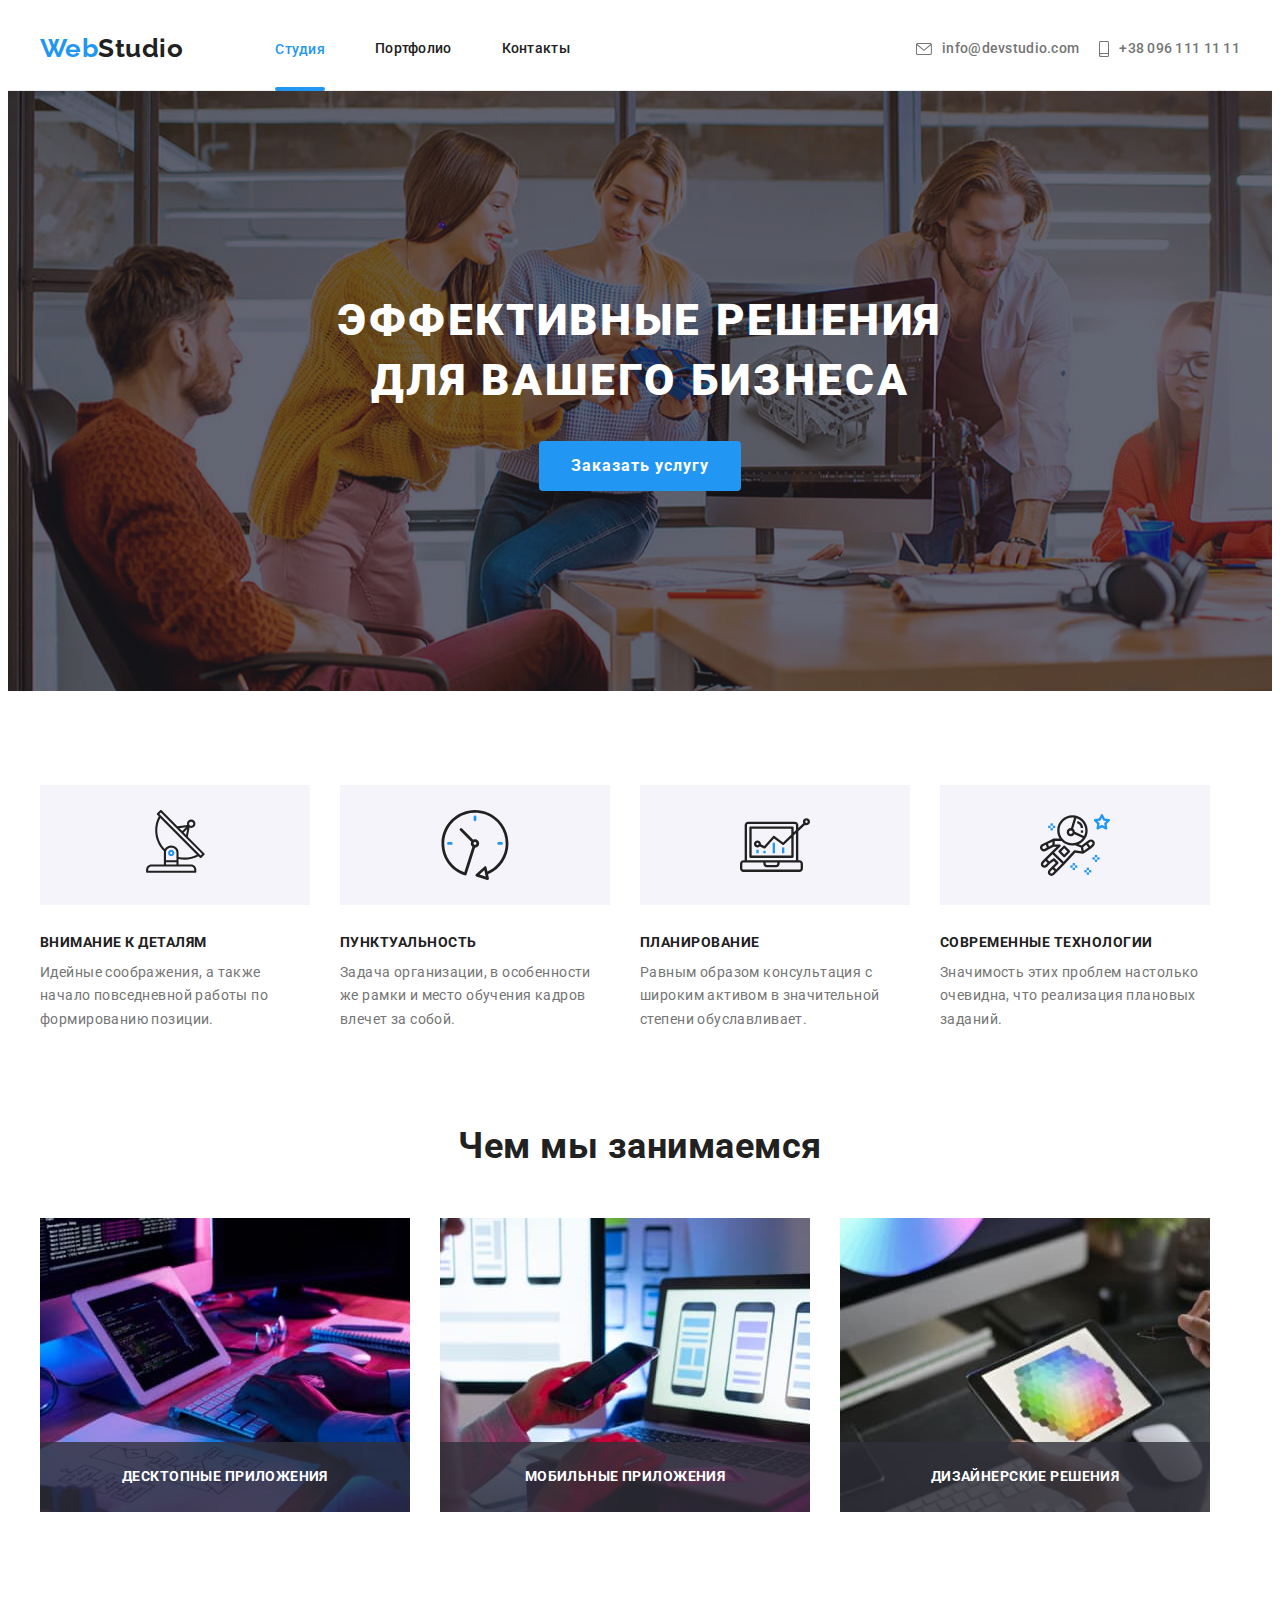
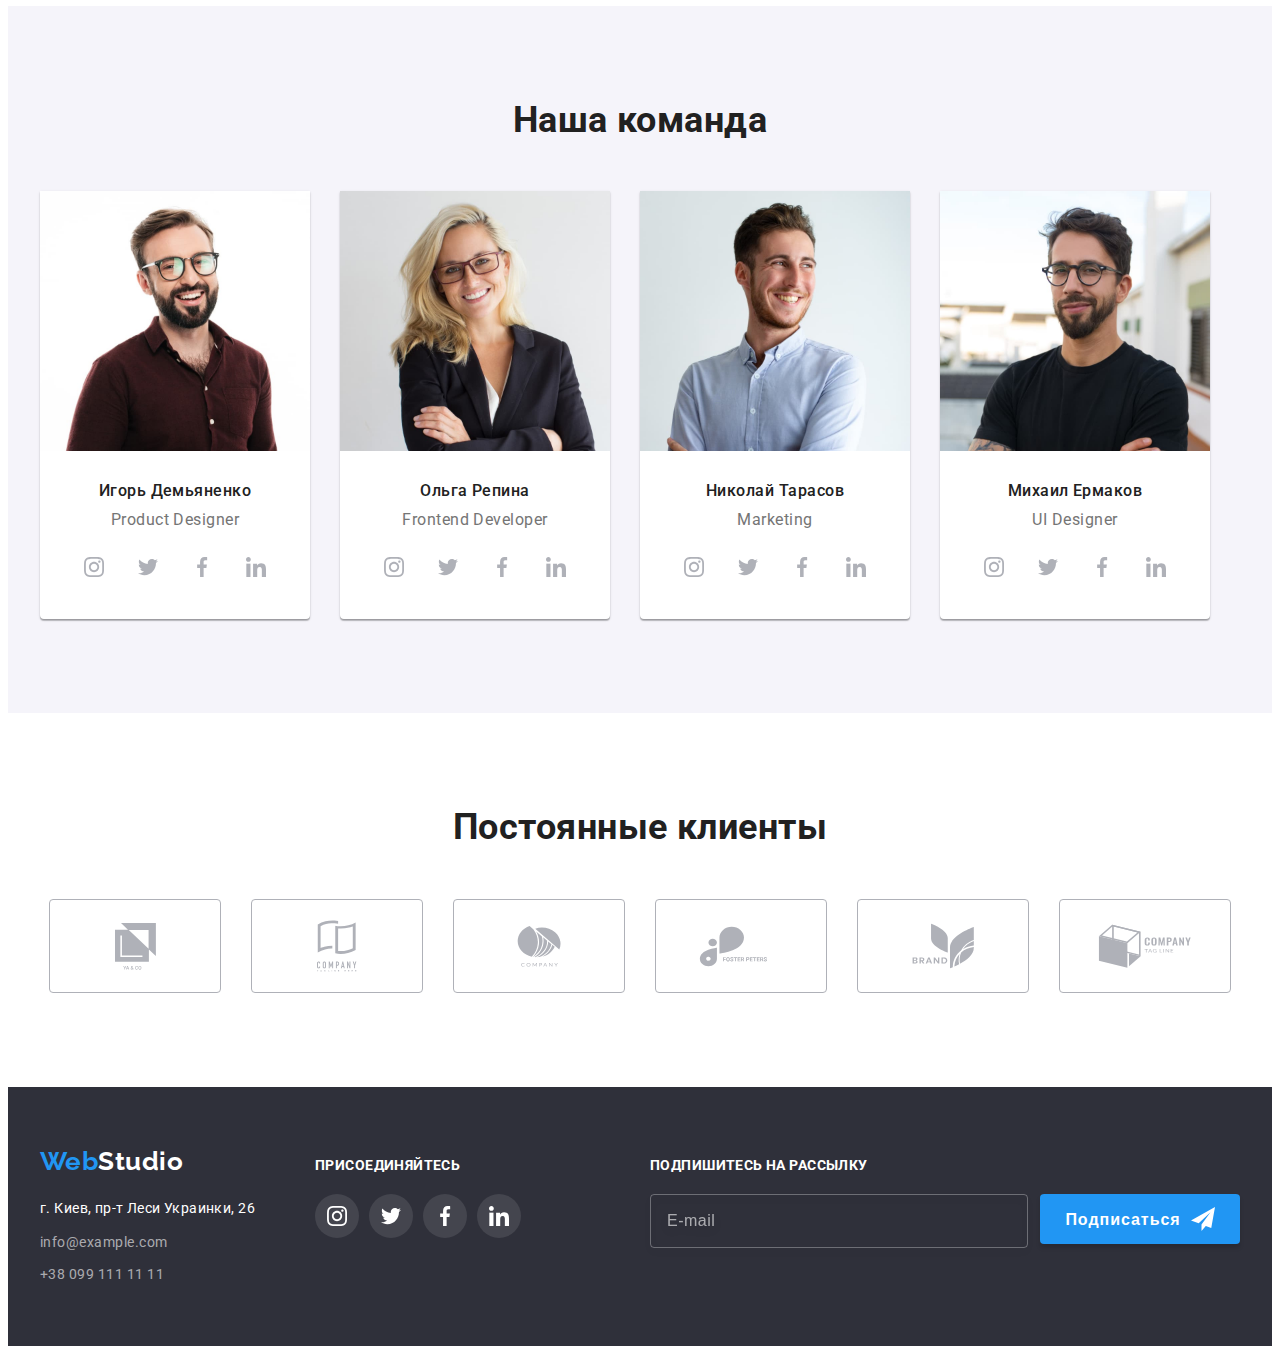
<file: index.html>
<!DOCTYPE html>
<html lang="ru">
  <head>
    <meta charset="UTF-8" />
    <meta http-equiv="X-UA-Compatible" content="IE=edge" />
    <meta name="viewport" content="width=device-width, initial-scale=1.0" />
    <title>Web Studio</title>
    <link rel="preconnect" href="https://fonts.googleapis.com" />
    <link rel="preconnect" href="https://fonts.gstatic.com" crossorigin />
    <link
      href="https://fonts.googleapis.com/css2?family=Raleway:wght@700&family=Roboto:wght@400;500;700;900&display=swap"
      rel="stylesheet"
    />
    <link
      rel="stylesheet"
      href="https://cdnjs.cloudflare.com/ajax/libs/modern-normalize/1.1.0/modern-normalize.min.css"
      integrity="sha512-wpPYUAdjBVSE4KJnH1VR1HeZfpl1ub8YT/NKx4PuQ5NmX2tKuGu6U/JRp5y+Y8XG2tV+wKQpNHVUX03MfMFn9Q=="
      crossorigin="anonymous"
      referrerpolicy="no-referrer"
    />
    <link rel="stylesheet" href="./css/main.min.css" />
  </head>

  <body>
    <header class="header">
      <div class="conteiner header-conteiner">
        <div class="main-nav-logo">
          <div class="mob-header">
            <a class="logo-link logo-main link" href=""
              ><span class="logo-link_color_main">Web</span>Studio</a
            >
            <button type="button" class="button-menu button-menu-open">
              <svg class="menu-icon-open" width="24" height="16">
                <use href="./images/sprite.svg#icon-menu"></use>
              </svg>
            </button>
          </div>
          <nav class="main-nav">
            <ul class="list main-nav-list">
              <li class="main-nav-item">
                <a class="main-nav-link link active" href="./index.html">Студия</a>
              </li>
              <li class="main-nav-item">
                <a class="main-nav-link link" href="./portfolio.html">Портфолио</a>
              </li>
              <li class="main-nav-item"><a class="main-nav-link link" href="">Контакты</a></li>
            </ul>
          </nav>
        </div>
        <ul class="list contacts-list">
          <li class="contacts-item">
            <a class="contacts-link link contacts-link-envelope" href="mailto:info@devstudio.com">
              <svg class="icon-contacts-tab icon-contacts-envelope-tab" width="14" height="10">
                <use href="./images/sprite.svg#envelope"></use>
              </svg>
              <svg class="icon-contacts icon-contacts-envelope" width="16" height="12">
                <use href="./images/sprite.svg#envelope"></use>
              </svg>
              info@devstudio.com
            </a>
          </li>
          <li class="contacts-item">
            <a class="contacts-link contacts-link-tel link" href="tel:+380961111111">
              <svg class="icon-contacts-tab icon-contacts-smartphone-tab" width="10" height="14">
                <use href="./images/sprite.svg#smartphone"></use>
              </svg>
              <svg class="icon-contacts icon-contacts-smartphone" width="10" height="16">
                <use href="./images/sprite.svg#smartphone"></use>
              </svg>
              +38 096 111 11 11
            </a>
          </li>
        </ul>
        <!-- Mob-menu -->
        <div class="mob-menu is-hidden">
          <div>
            <button type="button" class="button-menu button-menu-close">
              <svg class="icon-menu-close" width="19" height="19">
                <use href="./images/sprite.svg#icon-menu-close"></use>
              </svg>
            </button>
            <nav class="main-nav-mob">
              <ul class="list main-nav-mob-list">
                <li class="main-nav-mob-item">
                  <a class="main-nav-mob-link link active" href="./index.html">Студия</a>
                </li>
                <li class="main-nav-mob-item">
                  <a class="main-nav-mob-link link" href="./portfolio.html">Портфолио</a>
                </li>
                <li class="main-nav-mob-item">
                  <a class="main-nav-mob-link link" href="">Контакты</a>
                </li>
              </ul>
            </nav>
          </div>
          <div>
            <ul class="list contacts-mob-list">
              <li class="contacts-mob-item">
                <a class="contacts-mob-link-tel link" href="tel:+380961111111">
                  +38 096 111 11 11
                </a>
              </li>
              <li class="contacts-mob-item contacts-mob-item-mail">
                <a class="contacts-mob-link-mail link" href="mailto:info@devstudio.com">
                  info@devstudio.com
                </a>
              </li>
            </ul>
            <ul class="soc-mob-list list">
              <li class="soc-mob-item">
                <a href="" class="soc-mob-link soc-mob-link-first link">Instagram</a>
              </li>
              <li class="soc-mob-item"><a href="" class="soc-mob-link link">Twitter</a></li>
              <li class="soc-mob-item"><a href="" class="soc-mob-link link">Facebook</a></li>
              <li class="soc-mob-item">
                <a href="" class="soc-mob-link soc-mob-link-last link">LinkedIn</a>
              </li>
            </ul>
          </div>
        </div>
      </div>
    </header>
    <main>
      <section class="hero">
        <div class="conteiner hero-container">
          <h1 class="hero-title">Эффективные решения для вашего бизнеса</h1>
          <button class="hero-button" type="button" data-modal-open>Заказать услугу</button>
        </div>
      </section>

      <!-- START ПО МЕТОДОЛОГИИ BEM -->
      <section class="section">
        <div class="conteiner">
          <h1 class="visually-hidden">Lorem ipsum dolor, sit amet consectetur adipisicing elit.</h1>
          <ul class="icons-list list">
            <li class="icons-list__item">
              <div class="img-box">
                <svg class="img-box__icons" width="70" height="70">
                  <use href="./images/sprite.svg#antenna-1"></use>
                </svg>
              </div>
              <h3 class="subtitle">Внимание к деталям</h3>
              <p class="text">
                Идейные соображения, а также начало повседневной работы по формированию позиции.
              </p>
            </li>
            <li class="icons-list__item">
              <div class="img-box">
                <svg class="img-box__icons" width="70" height="70">
                  <use href="./images/sprite.svg#clock-1"></use>
                </svg>
              </div>
              <h3 class="subtitle">Пунктуальность</h3>
              <p class="text">
                Задача организации, в особенности же рамки и место обучения кадров влечет за собой.
              </p>
            </li>
            <li class="icons-list__item">
              <div class="img-box">
                <svg class="img-box__icons" width="70" height="70">
                  <use href="./images/sprite.svg#diagram-1"></use>
                </svg>
              </div>
              <h3 class="subtitle">Планирование</h3>
              <p class="text">
                Равным образом консультация с широким активом в значительной степени обуславливает.
              </p>
            </li>
            <li class="icons-list__item">
              <div class="img-box">
                <svg class="img-box__icons" width="70" height="70">
                  <use href="./images/sprite.svg#astronaut-1"></use>
                </svg>
              </div>
              <h3 class="subtitle">Современные технологии</h3>
              <p class="text">
                Значимость этих проблем настолько очевидна, что реализация плановых заданий.
              </p>
            </li>
          </ul>
        </div>
      </section>
      <!-- END ПО МЕТОДОЛОГИИ BEM -->

      <section class="section section-intro">
        <div class="conteiner">
          <h2 class="title_margin-b title">Чем мы занимаемся</h2>
          <ul class="list list-intro-img">
            <li class="intro-img-item">
              <img
                srcset="./images/img-1.jpg 1x, ./images/img-1-2x.jpg 2x"
                class="intro-img"
                src="./images/img-1.jpg"
                alt="написание кода"
                width="370"
                height="294"
              />
              <p class="intro-text-overlay">Десктопные приложения</p>
            </li>
            <li class="intro-img-item">
              <img
                srcset="./images/img-2.jpg 1x, ./images/img-2-2x.jpg 2x"
                class="intro-img"
                src="./images/img-2.jpg"
                alt="разработка дизайна"
                width="370"
                height="294"
              />
              <p class="intro-text-overlay">Мобильные приложения</p>
            </li>
            <li class="intro-img-item">
              <img
                srcset="./images/img-3.jpg 1x, ./images/img-3-2x.jpg 2x"
                class="intro-img"
                src="./images/img-3.jpg"
                alt="палитра подбора цветов"
                width="370"
                height="294"
              />
              <p class="intro-text-overlay">Дизайнерские решения</p>
            </li>
          </ul>
        </div>
      </section>

      <!-- START ПО МЕТОДОЛОГИИ BEM -->
      <section class="section section-command">
        <div class="conteiner">
          <h2 class="title title_margin-b">Наша команда</h2>
          <ul class="command-list list">
            <li class="command-list__item">
              <picture>
                <source
                  srcset="./images/img-2-1.jpg 1x, ./images/img-2-1-2x.jpg 2x"
                  media="(min-width: 1200px)"
                />
                <source
                  srcset="./images/img-tab-2-1.jpg 1x, ./images/img-tab-2-1-2x.jpg 2x"
                  media="(min-width: 768px)"
                />
                <source
                  srcset="./images/img-mob-2-1.jpg 1x, ./images/img-mob-2-1-2x.jpg 2x"
                  media="(min-width: 480px)"
                />
                <img
                  srcset="./images/img-2-1.jpg 1x, ./images/img-2-1-2x.jpg 2x"
                  src="./images/img-2-1.jpg"
                  alt="молодой мужчина"
                  width="450"
                />
              </picture>
              <div class="command-name">
                <h3 class="command-name__subtitle">Игорь Демьяненко</h3>
                <p class="command-name__text" lang="en">Product Designer</p>
                <ul class="command-icon-list command-icon-list_gap_10 list">
                  <li>
                    <a href="" class="command-icon-list__link link">
                      <svg class="command-icon-list__icon" width="20" height="20">
                        <use href="./images/sprite.svg#instagram"></use>
                      </svg>
                    </a>
                  </li>
                  <li>
                    <a href="" class="command-icon-list__link link">
                      <svg class="command-icon-list__icon" width="20" height="20">
                        <use href="./images/sprite.svg#twitter"></use>
                      </svg>
                    </a>
                  </li>
                  <li>
                    <a href="" class="command-icon-list__link link">
                      <svg class="command-icon-list__icon" width="20" height="20">
                        <use href="./images/sprite.svg#facebook"></use>
                      </svg>
                    </a>
                  </li>
                  <li>
                    <a href="" class="command-icon-list__link link">
                      <svg class="command-icon-list__icon" width="20" height="20">
                        <use href="./images/sprite.svg#linkedin"></use>
                      </svg>
                    </a>
                  </li>
                </ul>
              </div>
            </li>
            <li class="command-list__item">
              <picture>
                <source
                  srcset="./images/img-2-2.jpg 1x, ./images/img-2-2-2x.jpg 2x"
                  media="(min-width: 1200px)"
                />
                <source
                  srcset="./images/img-tab-2-2.jpg 1x, ./images/img-tab-2-2-2x.jpg 2x"
                  media="(min-width: 768px)"
                />
                <source
                  srcset="./images/img-mob-2-2.jpg 1x, ./images/img-mob-2-2-2x.jpg 2x"
                  media="(min-width: 480px)"
                />
                <img
                  srcset="./images/img-2-2.jpg 1x, ./images/img-2-2-2x.jpg 2x"
                  src="./images/img-2-2.jpg"
                  alt="молодая женщина"
                  width="450"
                />
              </picture>
              <div class="command-name">
                <h3 class="command-name__subtitle">Ольга Репина</h3>
                <p class="command-name__text" lang="en">Frontend Developer</p>
                <ul class="command-icon-list command-icon-list_gap_10 list">
                  <li>
                    <a href="" class="command-icon-list__link link">
                      <svg class="command-icon-list__icon" width="20" height="20">
                        <use href="./images/sprite.svg#instagram"></use>
                      </svg>
                    </a>
                  </li>
                  <li>
                    <a href="" class="command-icon-list__link link">
                      <svg class="command-icon-list__icon" width="20" height="20">
                        <use href="./images/sprite.svg#twitter"></use>
                      </svg>
                    </a>
                  </li>
                  <li>
                    <a href="" class="command-icon-list__link link">
                      <svg class="command-icon-list__icon" width="20" height="20">
                        <use href="./images/sprite.svg#facebook"></use>
                      </svg>
                    </a>
                  </li>
                  <li>
                    <a href="" class="command-icon-list__link link">
                      <svg class="command-icon-list__icon" width="20" height="20">
                        <use href="./images/sprite.svg#linkedin"></use>
                      </svg>
                    </a>
                  </li>
                </ul>
              </div>
            </li>
            <li class="command-list__item">
              <picture>
                <source
                  srcset="./images/img-2-3.jpg 1x, ./images/img-2-3-2x.jpg 2x"
                  media="(min-width: 1200px)"
                />
                <source
                  srcset="./images/img-tab-2-3.jpg 1x, ./images/img-tab-2-3-2x.jpg 2x"
                  media="(min-width: 768px)"
                />
                <source
                  srcset="./images/img-mob-2-3.jpg 1x, ./images/img-mob-2-3-2x.jpg 2x"
                  media="(min-width: 480px)"
                />
                <img
                  srcset="./images/img-2-3.jpg 1x, ./images/img-2-3-2x.jpg 2x"
                  src="./images/img-2-3.jpg"
                  alt="молодой мужчина"
                  width="450"
                />
              </picture>
              <div class="command-name">
                <h3 class="command-name__subtitle">Николай Тарасов</h3>
                <p class="command-name__text" lang="en">Marketing</p>
                <ul class="command-icon-list command-icon-list_gap_10 list">
                  <li>
                    <a href="" class="link command-icon-list__link">
                      <svg class="command-icon-list__icon" width="20" height="20">
                        <use href="./images/sprite.svg#instagram"></use>
                      </svg>
                    </a>
                  </li>
                  <li>
                    <a href="" class="link command-icon-list__link">
                      <svg class="command-icon-list__icon" width="20" height="20">
                        <use href="./images/sprite.svg#twitter"></use>
                      </svg>
                    </a>
                  </li>
                  <li>
                    <a href="" class="link command-icon-list__link">
                      <svg class="command-icon-list__icon" width="20" height="20">
                        <use href="./images/sprite.svg#facebook"></use>
                      </svg>
                    </a>
                  </li>
                  <li>
                    <a href="" class="link command-icon-list__link">
                      <svg class="command-icon-list__icon" width="20" height="20">
                        <use href="./images/sprite.svg#linkedin"></use>
                      </svg>
                    </a>
                  </li>
                </ul>
              </div>
            </li>
            <li class="command-list__item">
              <picture>
                <source
                  srcset="./images/img-2-4.jpg 1x, ./images/img-2-4-2x.jpg 2x"
                  media="(min-width: 1200px)"
                />
                <source
                  srcset="./images/img-tab-2-4.jpg 1x, ./images/img-tab-2-4-2x.jpg 2x"
                  media="(min-width: 768px)"
                />
                <source
                  srcset="./images/img-mob-2-4.jpg 1x, ./images/img-mob-2-4-2x.jpg 2x"
                  media="(min-width: 480px)"
                />
                <img
                  srcset="./images/img-2-4.jpg 1x, ./images/img-2-4-2x.jpg 2x"
                  src="./images/img-2-4.jpg"
                  alt="молодой мужчина"
                  width="450"
                />
              </picture>
              <div class="command-name">
                <h3 class="command-name__subtitle">Михаил Ермаков</h3>
                <p class="command-name__text" lang="en">UI Designer</p>
                <ul class="command-icon-list command-icon-list_gap_10 list">
                  <li>
                    <a href="" class="link command-icon-list__link">
                      <svg class="command-icon-list__icon" width="20" height="20">
                        <use href="./images/sprite.svg#instagram"></use>
                      </svg>
                    </a>
                  </li>
                  <li>
                    <a href="" class="link command-icon-list__link">
                      <svg class="command-icon-list__icon" width="20" height="20">
                        <use href="./images/sprite.svg#twitter"></use>
                      </svg>
                    </a>
                  </li>
                  <li>
                    <a href="" class="link command-icon-list__link">
                      <svg class="command-icon-list__icon" width="20" height="20">
                        <use href="./images/sprite.svg#facebook"></use>
                      </svg>
                    </a>
                  </li>
                  <li>
                    <a href="" class="link command-icon-list__link">
                      <svg class="command-icon-list__icon" width="20" height="20">
                        <use href="./images/sprite.svg#linkedin"></use>
                      </svg>
                    </a>
                  </li>
                </ul>
              </div>
            </li>
          </ul>
        </div>
      </section>
      <!-- END ПО МЕТОДОЛОГИИ BEM -->

      <section class="section">
        <div class="conteiner">
          <h2 class="title_margin-b title">Постоянные клиенты</h2>
          <ul class="clients-icon-list list">
            <li class="clients-item">
              <a href="" class="link clients-link">
                <svg class="clients-icon" width="41" height="47">
                  <use href="./images/sprite.svg#group"></use>
                </svg>
              </a>
            </li>
            <li class="clients-item">
              <a href="" class="link clients-link">
                <svg class="clients-icon" width="40" height="52">
                  <use href="./images/sprite.svg#group-1"></use>
                </svg>
              </a>
            </li>
            <li class="clients-item">
              <a href="" class="link clients-link">
                <svg class="clients-icon" width="44" height="42">
                  <use href="./images/sprite.svg#group-2"></use>
                </svg>
              </a>
            </li>
            <li class="clients-item">
              <a href="" class="link clients-link">
                <svg class="clients-icon" width="85" height="41">
                  <use href="./images/sprite.svg#group-3"></use>
                </svg>
              </a>
            </li>
            <li class="clients-item">
              <a href="" class="link clients-link">
                <svg class="clients-icon" width="63" height="46">
                  <use href="./images/sprite.svg#group-4"></use>
                </svg>
              </a>
            </li>
            <li class="clients-item">
              <a href="" class="link clients-link">
                <svg class="clients-icon" width="94" height="44">
                  <use href="./images/sprite.svg#group-5"></use>
                </svg>
              </a>
            </li>
          </ul>
        </div>
      </section>
    </main>

    <footer class="footer">
      <div class="all-footer-wrapper conteiner">
        <div class="footer-tab-wrapper">
          <div class="footer-address">
            <a class="logo-link logo-footer link" href=""
              ><span class="logo-link_color_main">Web</span>Studio</a
            >
            <address class="address">
              <p class="address-place">г. Киев, пр-т Леси Украинки, 26</p>
              <ul class="address-list list">
                <li class="address-item">
                  <a class="address-link link" href="mailto:info@example.com">info@example.com</a>
                </li>
                <li class="address-item">
                  <a class="address-link link" href="tel:+380991111111">+38 099 111 11 11</a>
                </li>
              </ul>
            </address>
          </div>
          <div class="footer-icon">
            <p class="footer-text">Присоединяйтесь</p>
            <ul class="footer-icon-list list">
              <li class="footer-icon-item">
                <a href="" class="link footer-icon-link">
                  <svg class="footer-icon-img" width="20" height="20">
                    <use href="./images/sprite.svg#instagram"></use>
                  </svg>
                </a>
              </li>
              <li class="footer-icon-item">
                <a href="" class="link footer-icon-link">
                  <svg class="footer-icon-img" width="20" height="20">
                    <use href="./images/sprite.svg#twitter"></use>
                  </svg>
                </a>
              </li>
              <li class="footer-icon-item">
                <a href="" class="link footer-icon-link">
                  <svg class="footer-icon-img" width="20" height="20">
                    <use href="./images/sprite.svg#facebook"></use>
                  </svg>
                </a>
              </li>
              <li class="footer-icon-item">
                <a href="" class="link footer-icon-link">
                  <svg class="footer-icon-img" width="20" height="20">
                    <use href="./images/sprite.svg#linkedin"></use>
                  </svg>
                </a>
              </li>
            </ul>
          </div>
        </div>
        <div class="footer-form-wrapper">
          <p class="footer-text">Подпишитесь на рассылку</p>
          <form class="footer-form">
            <input class="email-footer" type="email" name="email-footer" placeholder="E-mail" />
            <button type="submit" class="subscribe-btn-footer">
              Подписаться
              <svg class="footer-icon-btn" width="24" height="24">
                <use href="./images/sprite.svg#icon-send"></use>
              </svg>
            </button>
          </form>
        </div>
      </div>
    </footer>

    <div class="backdrop is-hidden" data-modal>
      <div class="modal">
        <button class="modal-close-button button" type="button" data-modal-close>
          <svg class="close-icon" width="18" height="18">
            <use href="./images/sprite.svg#icon-close-black"></use>
          </svg>
        </button>
        <form class="modal-form">
          <p class="modal-form-title">Оставьте свои данные, мы вам перезвоним</p>
          <label class="modal-form-field">
            <span class="modal-form-field-text">Имя</span>
            <span class="modal-form-wrapper">
              <input class="modal-form-input" type="text" name="name" />
              <svg class="modal-form-icon" width="18" height="18">
                <use href="./images/sprite.svg#person-modal-form"></use>
              </svg>
            </span>
          </label>
          <label class="modal-form-field">
            <span class="modal-form-field-text">Телефон</span>
            <span class="modal-form-wrapper">
              <input class="modal-form-input" type="tel" name="phone" />
              <svg class="modal-form-icon" width="18" height="18">
                <use href="./images/sprite.svg#phone-modal-form"></use>
              </svg>
            </span>
          </label>
          <label class="modal-form-field">
            <span class="modal-form-field-text">Почта</span>
            <span class="modal-form-wrapper">
              <input class="modal-form-input" type="email" name="email" />
              <svg class="modal-form-icon" width="18" height="18">
                <use href="./images/sprite.svg#email-modal-form"></use>
              </svg>
            </span>
          </label>
          <label class="modal-form-field-com">
            <span class="modal-form-field-text"> Комментарий</span>
            <textarea
              class="modal-form-input textarea-form-input"
              name="comment"
              placeholder="Введите текст"
            ></textarea>
          </label>
          <div class="policy-wrapper">
            <input
              class="policy-checkbox-input"
              type="checkbox"
              id="policy-checkbox"
              name="policy-checkbox"
            />
            <label class="policy-checkbox-text" for="policy-checkbox">
              <span class="policy-modal-text">Соглашаюсь с рассылкой и принимаю&nbsp;</span>
              <a class="link policy-checkbox-link" href=""
                ><span class="policy-checkbox-link-class"> Условия договора</span></a
              >
            </label>
          </div>
          <button class="button-submit-input" type="submit">Отправить</button>
        </form>
      </div>
    </div>
    <script src="./modal.js"></script>
    <script src="./mobile-menu.js"></script>
  </body>
</html>
</file>
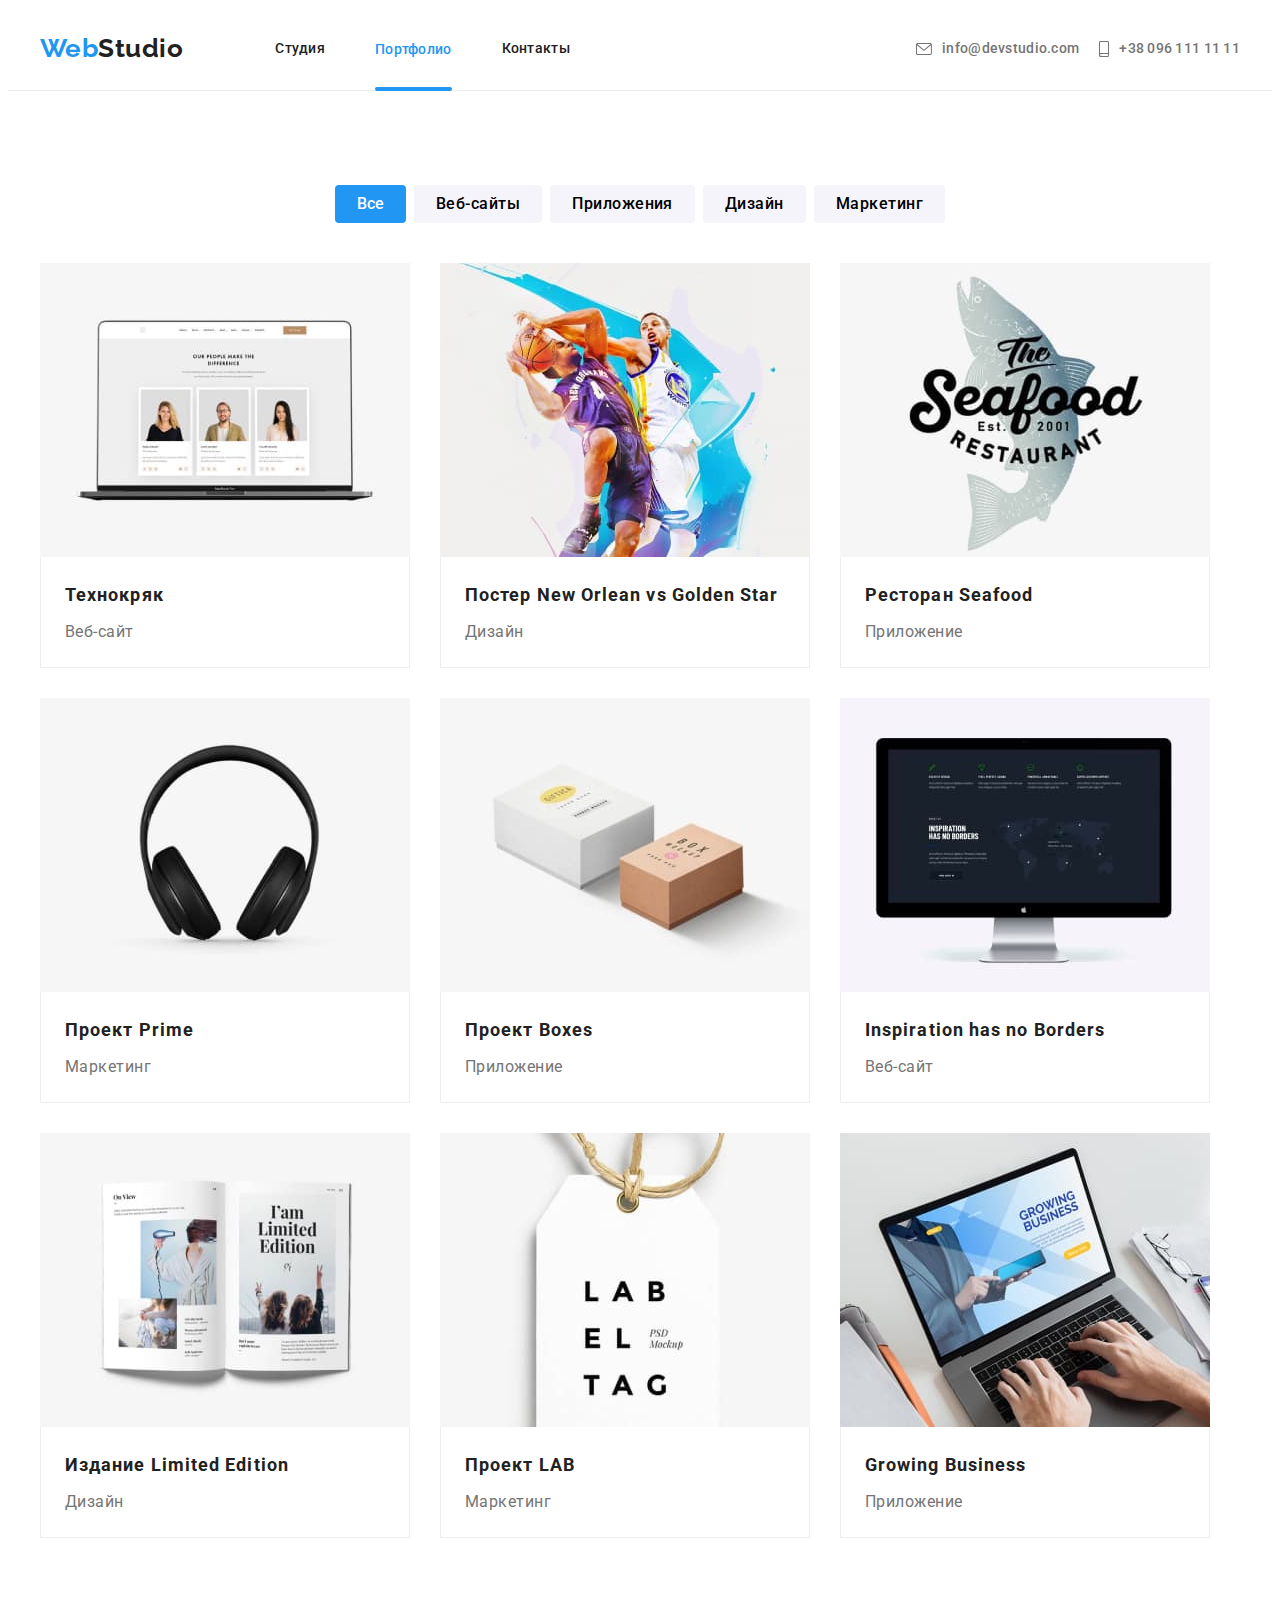
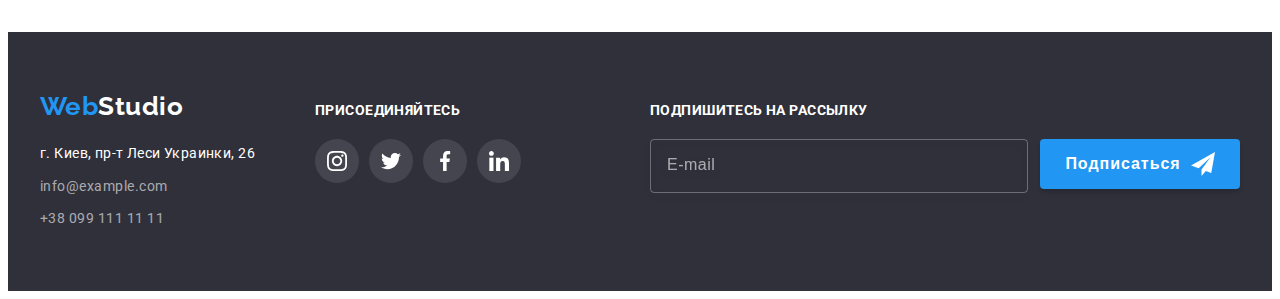
<file: portfolio.html>
<!DOCTYPE html>
<html lang="ru">
  <head>
    <meta charset="UTF-8" />
    <meta http-equiv="X-UA-Compatible" content="IE=edge" />
    <meta name="viewport" content="width=device-width, initial-scale=1.0" />
    <title>Web Studio</title>
    <link
      href="https://fonts.googleapis.com/css2?family=Raleway:wght@700&family=Roboto:wght@400;500;700;900&display=swap"
      rel="stylesheet"
    />
    <link
      rel="stylesheet"
      href="https://cdnjs.cloudflare.com/ajax/libs/modern-normalize/1.1.0/modern-normalize.min.css"
      integrity="sha512-wpPYUAdjBVSE4KJnH1VR1HeZfpl1ub8YT/NKx4PuQ5NmX2tKuGu6U/JRp5y+Y8XG2tV+wKQpNHVUX03MfMFn9Q=="
      crossorigin="anonymous"
      referrerpolicy="no-referrer"
    />
    <link rel="stylesheet" href="./css/main.min.css" />
  </head>

  <body>
    <header class="header">
      <div class="conteiner header-conteiner">
        <div class="main-nav-logo">
          <div class="mob-header">
            <a class="logo-link logo-main link" href=""
              ><span class="logo-link_color_main">Web</span>Studio</a
            >
            <button type="button" class="button-menu button-menu-open">
              <svg class="menu-icon-open" width="24" height="16">
                <use href="./images/sprite.svg#icon-menu"></use>
              </svg>
            </button>
          </div>
          <nav class="main-nav">
            <ul class="list main-nav-list">
              <li class="main-nav-item">
                <a class="main-nav-link link" href="./index.html">Студия</a>
              </li>
              <li class="main-nav-item">
                <a class="main-nav-link link active" href="./portfolio.html">Портфолио</a>
              </li>
              <li class="main-nav-item"><a class="main-nav-link link" href="">Контакты</a></li>
            </ul>
          </nav>
        </div>
        <ul class="list contacts-list">
          <li class="contacts-item">
            <a class="contacts-link link contacts-link-envelope" href="mailto:info@devstudio.com">
              <svg class="icon-contacts-tab icon-contacts-envelope-tab" width="14" height="10">
                <use href="./images/sprite.svg#envelope"></use></svg
              ><svg class="icon-contacts icon-contacts-envelope" width="16" height="12">
                <use href="./images/sprite.svg#envelope"></use>
              </svg>
              info@devstudio.com
            </a>
          </li>
          <li class="contacts-item">
            <a class="contacts-link contacts-link-tel link" href="tel:+380961111111"
              ><svg class="icon-contacts-tab icon-contacts-smartphone-tab" width="10" height="14">
                <use href="./images/sprite.svg#smartphone"></use></svg
              ><svg class="icon-contacts icon-contacts-smartphone" width="10" height="16">
                <use href="./images/sprite.svg#smartphone"></use>
              </svg>
              +38 096 111 11 11
            </a>
          </li>
        </ul>
        <!-- Mob-menu -->
        <div class="mob-menu is-hidden">
          <div>
            <button type="button" class="button-menu button-menu-close">
              <svg class="icon-menu-close" width="19" height="19">
                <use href="./images/sprite.svg#icon-menu-close"></use>
              </svg>
            </button>
            <nav class="main-nav-mob">
              <ul class="list main-nav-mob-list">
                <li class="main-nav-mob-item">
                  <a class="main-nav-mob-link link" href="./index.html">Студия</a>
                </li>
                <li class="main-nav-mob-item">
                  <a class="main-nav-mob-link link active" href="./portfolio.html">Портфолио</a>
                </li>
                <li class="main-nav-mob-item">
                  <a class="main-nav-mob-link link" href="">Контакты</a>
                </li>
              </ul>
            </nav>
          </div>
          <div>
            <ul class="list contacts-mob-list">
              <li class="contacts-mob-item">
                <a class="contacts-mob-link-tel link" href="tel:+380961111111">
                  +38 096 111 11 11
                </a>
              </li>
              <li class="contacts-mob-item contacts-mob-item-mail">
                <a class="contacts-mob-link-mail link" href="mailto:info@devstudio.com">
                  info@devstudio.com
                </a>
              </li>
            </ul>
            <ul class="soc-mob-list list">
              <li class="soc-mob-item">
                <a href="" class="soc-mob-link soc-mob-link-first link">Instagram</a>
              </li>
              <li class="soc-mob-item"><a href="" class="soc-mob-link link">Twitter</a></li>
              <li class="soc-mob-item"><a href="" class="soc-mob-link link">Facebook</a></li>
              <li class="soc-mob-item">
                <a href="" class="soc-mob-link soc-mob-link-last link">LinkedIn</a>
              </li>
            </ul>
          </div>
        </div>
      </div>
    </header>

    <main>
      <section class="section">
        <div class="conteiner">
          <h1 class="visually-hidden">Lorem ipsum dolor, sit amet consectetur adipisicing elit.</h1>
          <ul class="list portfolio-btn-list">
            <li class="portfolio-item"><button class="active-button" type="button">Все</button></li>
            <li class="portfolio-item">
              <button class="button-portfolio" type="button">Веб-сайты</button>
            </li>
            <li class="portfolio-item">
              <button class="button-portfolio" type="button">Приложения</button>
            </li>
            <li class="portfolio-item">
              <button class="button-portfolio" type="button">Дизайн</button>
            </li>
            <li class="portfolio-item">
              <button class="button-portfolio" type="button">Маркетинг</button>
            </li>
          </ul>
          <ul class="list portfolio-img-list">
            <li class="portfolio-img-item">
              <a class="link portfolio-img-link" href="">
                <div class="portfolio-img-wrapper">
                  <picture>
                    <source
                      srcset="./images/second-1.jpg 1x, ./images/second-1-2x.jpg 2x"
                      media="(min-width: 1200px)"
                    />
                    <source
                      srcset="./images/second-tab-1.jpg 1x, ./images/second-tab-1-2x.jpg 2x"
                      media="(min-width: 768px)"
                    />
                    <source
                      srcset="./images/second-mob-1.jpg 1x, ./images/second-mob-1-2x.jpg 2x"
                      media="(min-width: 480px)"
                    />
                    <img
                      srcset="./images/second-1.jpg 1x, ./images/second-1-2x.jpg 2x"
                      src="./images/second-1.jpg"
                      alt="Ноутбук с изображением людей"
                    />
                  </picture>
                  <p class="all-text-overlay">
                    Ресурс предлагает комплексные предложения с разным уровнем функционала и
                    сервисов. Все это позволит посетителю получить исчерпывающие сведения о компании
                    или частном лице.
                  </p>
                </div>
                <div class="poster-description">
                  <h3 class="all-subtitle">Технокряк</h3>
                  <p class="all-text">Веб-сайт</p>
                </div>
              </a>
            </li>
            <li class="portfolio-img-item">
              <a class="link portfolio-img-link" href="">
                <div class="portfolio-img-wrapper">
                  <picture>
                    <source
                      srcset="./images/second-2.jpg 1x, ./images/second-2-2x.jpg 2x"
                      media="(min-width: 1200px)"
                    />
                    <source
                      srcset="./images/second-tab-2.jpg 1x, ./images/second-tab-2-2x.jpg 2x"
                      media="(min-width: 768px)"
                    />
                    <source
                      srcset="./images/second-mob-2.jpg 1x, ./images/second-mob-2-2x.jpg 2x"
                      media="(min-width: 480px)"
                    />
                    <img
                      srcset="./images/second-2.jpg 1x, ./images/second-2-2x.jpg 2x"
                      src="./images/second-2.jpg"
                      alt="Постер с баткетболистами"
                    />
                  </picture>
                  <p class="all-text-overlay">
                    Ресурс предлагает комплексные предложения с разным уровнем функционала и
                    сервисов. Все это позволит посетителю получить исчерпывающие сведения о компании
                    или частном лице.
                  </p>
                </div>
                <div class="poster-description">
                  <h3 class="all-subtitle">
                    Постер <span lang="en">New Orlean vs Golden Star</span>
                  </h3>
                  <p class="all-text">Дизайн</p>
                </div>
              </a>
            </li>
            <li class="portfolio-img-item">
              <a class="link portfolio-img-link" href="">
                <div class="portfolio-img-wrapper">
                  <picture>
                    <source
                      srcset="./images/second-3.jpg 1x, ./images/second-3-2x.jpg 2x"
                      media="(min-width: 1200px)"
                    />
                    <source
                      srcset="./images/second-tab-3.jpg 1x, ./images/second-tab-3-2x.jpg 2x"
                      media="(min-width: 768px)"
                    />
                    <source
                      srcset="./images/second-mob-3.jpg 1x, ./images/second-mob-3-2x.jpg 2x"
                      media="(min-width: 480px)"
                    />
                    <img
                      srcset="./images/second-3.jpg 1x, ./images/second-3-2x.jpg 2x"
                      src="./images/second-3.jpg"
                      alt="Лого ресторана"
                    />
                  </picture>
                  <p class="all-text-overlay">
                    Ресурс предлагает комплексные предложения с разным уровнем функционала и
                    сервисов. Все это позволит посетителю получить исчерпывающие сведения о компании
                    или частном лице.
                  </p>
                </div>
                <div class="poster-description">
                  <h3 class="all-subtitle">Ресторан <span>Seafood</span></h3>
                  <p class="all-text">Приложение</p>
                </div>
              </a>
            </li>
            <li class="portfolio-img-item">
              <a class="link portfolio-img-link" href="">
                <div class="portfolio-img-wrapper">
                  <picture>
                    <source
                      srcset="./images/second-4.jpg 1x, ./images/second-4-2x.jpg 2x"
                      media="(min-width: 1200px)"
                    />
                    <source
                      srcset="./images/second-tab-4.jpg 1x, ./images/second-tab-4-2x.jpg 2x"
                      media="(min-width: 768px)"
                    />
                    <source
                      srcset="./images/second-mob-4.jpg 1x, ./images/second-mob-4-2x.jpg 2x"
                      media="(min-width: 480px)"
                    />
                    <img
                      srcset="./images/second-4.jpg 1x, ./images/second-4-2x.jpg 2x"
                      src="./images/second-4.jpg"
                      alt="Наушники"
                    />
                  </picture>
                  <p class="all-text-overlay">
                    Ресурс предлагает комплексные предложения с разным уровнем функционала и
                    сервисов. Все это позволит посетителю получить исчерпывающие сведения о компании
                    или частном лице.
                  </p>
                </div>
                <div class="poster-description">
                  <h3 class="all-subtitle">Проект <span>Prime</span></h3>
                  <p class="all-text">Маркетинг</p>
                </div>
              </a>
            </li>
            <li class="portfolio-img-item">
              <a class="link portfolio-img-link" href="">
                <div class="portfolio-img-wrapper">
                  <picture>
                    <source
                      srcset="./images/second-5.jpg 1x, ./images/second-5-2x.jpg 2x"
                      media="(min-width: 1200px)"
                    />
                    <source
                      srcset="./images/second-tab-5.jpg 1x, ./images/second-tab-5-2x.jpg 2x"
                      media="(min-width: 768px)"
                    />
                    <source
                      srcset="./images/second-mob-5.jpg 1x, ./images/second-mob-5-2x.jpg 2x"
                      media="(min-width: 480px)"
                    />
                    <img
                      srcset="./images/second-5.jpg 1x, ./images/second-5-2x.jpg 2x"
                      src="./images/second-5.jpg"
                      alt="Коробки"
                    />
                  </picture>
                  <p class="all-text-overlay">
                    Ресурс предлагает комплексные предложения с разным уровнем функционала и
                    сервисов. Все это позволит посетителю получить исчерпывающие сведения о компании
                    или частном лице.
                  </p>
                </div>
                <div class="poster-description">
                  <h3 class="all-subtitle">Проект <span>Boxes</span></h3>
                  <p class="all-text">Приложение</p>
                </div>
              </a>
            </li>
            <li class="portfolio-img-item">
              <a class="link portfolio-img-link" href="">
                <div class="portfolio-img-wrapper">
                  <picture>
                    <source
                      srcset="./images/second-6.jpg 1x, ./images/second-6-2x.jpg 2x"
                      media="(min-width: 1200px)"
                    />
                    <source
                      srcset="./images/second-tab-6.jpg 1x, ./images/second-tab-6-2x.jpg 2x"
                      media="(min-width: 768px)"
                    />
                    <source
                      srcset="./images/second-mob-6.jpg 1x, ./images/second-mob-6-2x.jpg 2x"
                      media="(min-width: 480px)"
                    />
                    <img
                      srcset="./images/second-6.jpg 1x, ./images/second-6-2x.jpg 2x"
                      src="./images/second-6.jpg"
                      alt="Веб-сайт на мониторе"
                    />
                  </picture>
                  <p class="all-text-overlay">
                    Ресурс предлагает комплексные предложения с разным уровнем функционала и
                    сервисов. Все это позволит посетителю получить исчерпывающие сведения о компании
                    или частном лице.
                  </p>
                </div>
                <div class="poster-description">
                  <h3 class="all-subtitle" lang="en">Inspiration has no Borders</h3>
                  <p class="all-text">Веб-сайт</p>
                </div>
              </a>
            </li>
            <li class="portfolio-img-item">
              <a class="link portfolio-img-link" href="">
                <div class="portfolio-img-wrapper">
                  <picture>
                    <source
                      srcset="./images/second-7.jpg 1x, ./images/second-7-2x.jpg 2x"
                      media="(min-width: 1200px)"
                    />
                    <source
                      srcset="./images/second-tab-7.jpg 1x, ./images/second-tab-7-2x.jpg 2x"
                      media="(min-width: 768px)"
                    />
                    <source
                      srcset="./images/second-mob-7.jpg 1x, ./images/second-mob-7-2x.jpg 2x"
                      media="(min-width: 480px)"
                    />
                    <img
                      srcset="./images/second-7.jpg 1x, ./images/second-7-2x.jpg 2x"
                      src="./images/second-7.jpg"
                      alt="Разворот журнал"
                    />
                  </picture>
                  <p class="all-text-overlay">
                    Ресурс предлагает комплексные предложения с разным уровнем функционала и
                    сервисов. Все это позволит посетителю получить исчерпывающие сведения о компании
                    или частном лице.
                  </p>
                </div>
                <div class="poster-description">
                  <h3 class="all-subtitle">Издание <span>Limited Edition</span></h3>
                  <p class="all-text">Дизайн</p>
                </div>
              </a>
            </li>
            <li class="portfolio-img-item">
              <a class="link portfolio-img-link" href="">
                <div class="portfolio-img-wrapper">
                  <picture>
                    <source
                      srcset="./images/second-8.jpg 1x, ./images/second-8-2x.jpg 2x"
                      media="(min-width: 1200px)"
                    />
                    <source
                      srcset="./images/second-tab-8.jpg 1x, ./images/second-tab-8-2x.jpg 2x"
                      media="(min-width: 768px)"
                    />
                    <source
                      srcset="./images/second-mob-8.jpg 1x, ./images/second-mob-8-2x.jpg 2x"
                      media="(min-width: 480px)"
                    />
                    <img
                      srcset="./images/second-8.jpg 1x, ./images/second-8-2x.jpg 2x"
                      src="./images/second-8.jpg"
                      alt="Бирка от одежды"
                    />
                  </picture>
                  <p class="all-text-overlay">
                    Ресурс предлагает комплексные предложения с разным уровнем функционала и
                    сервисов. Все это позволит посетителю получить исчерпывающие сведения о компании
                    или частном лице.
                  </p>
                </div>
                <div class="poster-description">
                  <h3 class="all-subtitle">Проект <span>LAB</span></h3>
                  <p class="all-text">Маркетинг</p>
                </div>
              </a>
            </li>
            <li class="portfolio-img-item">
              <a class="link portfolio-img-link" href="">
                <div class="portfolio-img-wrapper">
                  <picture>
                    <source
                      srcset="./images/second-9.jpg 1x, ./images/second-9-2x.jpg 2x"
                      media="(min-width: 1200px)"
                    />
                    <source
                      srcset="./images/second-tab-9.jpg 1x, ./images/second-tab-9-2x.jpg 2x"
                      media="(min-width: 768px)"
                    />
                    <source
                      srcset="./images/second-mob-9.jpg 1x, ./images/second-mob-9-2x.jpg 2x"
                      media="(min-width: 480px)"
                    />
                    <img
                      srcset="./images/second-9.jpg 1x, ./images/second-9-2x.jpg 2x"
                      src="./images/second-9.jpg"
                      alt="Мужчина печатает на ноутбуке"
                    />
                  </picture>
                  <p class="all-text-overlay">
                    Ресурс предлагает комплексные предложения с разным уровнем функционала и
                    сервисов. Все это позволит посетителю получить исчерпывающие сведения о компании
                    или частном лице.
                  </p>
                </div>
                <div class="poster-description">
                  <h3 class="all-subtitle" lang="en">Growing Business</h3>
                  <p class="all-text">Приложение</p>
                </div>
              </a>
            </li>
          </ul>
        </div>
      </section>
    </main>
    <footer class="footer">
      <div class="all-footer-wrapper conteiner">
        <div class="footer-tab-wrapper">
          <div class="footer-address">
            <a class="logo-link logo-footer link" href=""
              ><span class="logo-link_color_main">Web</span>Studio</a
            >
            <address class="address">
              <p class="address-place">г. Киев, пр-т Леси Украинки, 26</p>
              <ul class="address-list list">
                <li class="address-item">
                  <a class="address-link link" href="mailto:info@example.com">info@example.com</a>
                </li>
                <li class="address-item">
                  <a class="address-link link" href="tel:+380991111111">+38 099 111 11 11</a>
                </li>
              </ul>
            </address>
          </div>
          <div class="footer-icon">
            <p class="footer-text">Присоединяйтесь</p>
            <ul class="footer-icon-list list">
              <li class="footer-icon-item">
                <a href="" class="link footer-icon-link">
                  <svg class="footer-icon-img" width="20" height="20">
                    <use href="./images/sprite.svg#instagram"></use>
                  </svg>
                </a>
              </li>
              <li class="footer-icon-item">
                <a href="" class="link footer-icon-link">
                  <svg class="footer-icon-img" width="20" height="20">
                    <use href="./images/sprite.svg#twitter"></use>
                  </svg>
                </a>
              </li>
              <li class="footer-icon-item">
                <a href="" class="link footer-icon-link">
                  <svg class="footer-icon-img" width="20" height="20">
                    <use href="./images/sprite.svg#facebook"></use>
                  </svg>
                </a>
              </li>
              <li class="footer-icon-item">
                <a href="" class="link footer-icon-link">
                  <svg class="footer-icon-img" width="20" height="20">
                    <use href="./images/sprite.svg#linkedin"></use>
                  </svg>
                </a>
              </li>
            </ul>
          </div>
        </div>
        <div class="footer-form-wrapper">
          <p class="footer-text">Подпишитесь на рассылку</p>
          <form class="footer-form">
            <input class="email-footer" type="email" name="email-footer" placeholder="E-mail" />
            <button type="submit" class="subscribe-btn-footer">
              Подписаться
              <svg class="footer-icon-btn" width="24" height="24">
                <use href="./images/sprite.svg#icon-send"></use>
              </svg>
            </button>
          </form>
        </div>
      </div>
    </footer>
    <script src="./mobile-menu.js"></script>
  </body>
</html>
</file>
<file: css/main.min.css>
:root{--main-color: #2196f3;--second-color: #757575;--standart-white: #ffffff;--background-gray: #f5f4fa;--poster-bg-color: #eeeeee;--clients-and-command-icons: #afb1b8;--footer-bg-color: #2f303a;--header-line: #ececec;--hero-active-btn: #188ce8;--lite-black: #212121;--main-font: "Roboto", sans-serif;--logo-font: "Raleway", sans-serif}.visually-hidden{position:absolute;white-space:nowrap;width:1px;height:1px;overflow:hidden;border:0;padding:0;clip:rect(0 0 0 0);clip-path:inset(50%);margin:-1px}.subscribe-btn-footer,.footer-icon-link,.clients-link,.command-icon-list__link,.command-icon-list,.intro-text-overlay,.policy-checkbox-text,.modal-close-button{display:flex;justify-content:center;align-items:center}body{font-family:var(--main-font);letter-spacing:.03em;color:var(--lite-black)}h1,h2,h3,p{margin-top:0;margin-bottom:0}ul{margin-top:0;margin-bottom:0;padding-left:0}img{display:block;max-width:100%;height:auto}.link{text-decoration:none;color:inherit}.list{list-style:none}.address{font-style:normal}.hero-title{font-weight:900;font-size:26px;line-height:1.615;text-align:center;letter-spacing:.06em;text-transform:uppercase;color:var(--standart-white);margin-left:auto;margin-right:auto;max-width:360px;margin-bottom:30px}@media screen and (min-width: 1200px){.hero-title{font-weight:900;font-size:44px;line-height:1.36;max-width:696px}}.title{font-weight:700;font-size:28px;line-height:1.17;text-align:center}@media screen and (min-width: 1200px){.title{font-size:36px;line-height:1.16}}.title_margin-b{margin-bottom:30px}@media screen and (min-width: 1200px){.title_margin-b{margin-bottom:50px}}.active-button{font-weight:500;font-size:16px;line-height:1.625;font-family:inherit;text-align:center;cursor:pointer;background-color:var(--main-color);color:var(--standart-white);border:0;border-radius:4px;padding:6px 22px;transition:background-color 250ms cubic-bezier(0.4, 0, 0.2, 1),box-shadow 250ms cubic-bezier(0.4, 0, 0.2, 1)}.active-button:hover,.active-button:focus{box-shadow:0px 3px 1px rgba(0,0,0,.1),0px 1px 2px rgba(0,0,0,.08),0px 2px 2px rgba(0,0,0,.12)}.conteiner{display:block;padding-left:15px;padding-right:15px;margin-right:auto;margin-left:auto}@media screen and (min-width: 480px){.conteiner{max-width:480px}}@media screen and (min-width: 768px){.conteiner{max-width:768px}}@media screen and (min-width: 1200px){.conteiner{max-width:1200px}}.section{padding-top:60px;padding-bottom:60px}@media screen and (min-width: 1200px){.section{padding-top:94px;padding-bottom:94px}}.section-command{background-color:var(--background-gray)}.footer{background-color:var(--footer-bg-color);padding-top:60px;padding-bottom:60px}.logo-link{display:inline-block;font-weight:700;font-size:24px;line-height:1.16;font-family:var(--logo-font)}.logo-link>.logo-link_color_main{color:var(--main-color)}@media screen and (min-width: 1200px){.logo-link{font-size:26px;line-height:1.15}}.logo-main{padding-top:16px;padding-bottom:16px}@media screen and (min-width: 768px){.logo-main{margin-right:84px;padding:26px 0}}@media screen and (min-width: 1200px){.logo-main{margin-right:92px}}.logo-footer{color:var(--standart-white);text-align:center}.backdrop{position:fixed;top:0;left:0;width:100vw;height:100vh;background-color:rgba(0,0,0,.2);transition:opacity 250ms cubic-bezier(0.4, 0, 0.2, 1),visibility 250ms cubic-bezier(0.4, 0, 0.2, 1)}.backdrop.is-hidden{opacity:0;visibility:hidden;pointer-events:none}.modal{position:absolute;top:50%;left:50%;transform:translate(-50%, -50%);width:98%;box-shadow:0px 1px 3px rgba(0,0,0,.12),0px 1px 1px rgba(0,0,0,.14),0px 2px 1px rgba(0,0,0,.2);border-radius:4px;background-color:var(--standart-white)}@media screen and (min-width: 768px){.modal{width:450px;height:609px}}@media screen and (min-width: 1200px){.modal{width:528px;height:581px}}.modal-form{padding:40px}.modal-close-button{position:absolute;top:8px;right:8px;border:solid 1px rgba(0,0,0,.1);border-radius:50%;background-color:rgba(0,0,0,0);width:30px;height:30px;padding:0;transition:fill 250ms cubic-bezier(0.4, 0, 0.2, 1)}.modal-close-button:hover,.modal-close-button:focus{cursor:pointer;fill:var(--main-color)}.modal-form-title{font-weight:700;font-size:20px;line-height:1.5;text-align:center;letter-spacing:.03em;margin-bottom:12px;color:var(--lite-black)}@media screen and (min-width: 1200px){.modal-form-title{line-height:1.2}}.modal-form-field{display:block;margin-bottom:10px}.modal-form-field-text{display:block;margin-bottom:4px;font-size:12px;line-height:1.16;letter-spacing:.01em;color:var(--second-color)}.modal-form-wrapper{display:block;position:relative}.modal-form-input{width:100%;height:40px;border:1px solid rgba(33,33,33,.2);border-radius:4px;outline:none;padding-left:42px;transition:border-color 250ms cubic-bezier(0.4, 0, 0.2, 1)}.modal-form-input:focus{border-color:var(--main-color)}.modal-form-icon{position:absolute;top:50%;left:12px;transform:translateY(-50%);transition:border-color 250ms cubic-bezier(0.4, 0, 0.2, 1)}.modal-form-input:focus+.modal-form-icon{fill:var(--main-color);transition:fill 250ms cubic-bezier(0.4, 0, 0.2, 1)}.modal-form-field-com{display:block;margin-bottom:20px}@media screen and (min-width: 1200px){.modal-form-field-com{margin-bottom:15px}}.textarea-form-input{resize:none;height:120px;padding:12px 16px;font-size:12px;line-height:1.16;letter-spacing:.01em}.textarea-form-input::placeholder{font-size:12px;line-height:1.16;letter-spacing:.01em;color:rgba(117,117,117,.5)}.policy-checkbox-input{position:absolute;overflow:hidden;width:0px;height:0px}.policy-checkbox-text{flex-wrap:wrap;font-size:12px;line-height:1.16;letter-spacing:.03em;color:var(--second-color);margin-bottom:30px;cursor:pointer}.policy-checkbox-text::before{content:"";display:block;width:16px;height:15px;background-image:url("../images/vector-border.svg");background-repeat:no-repeat;margin-right:8px;cursor:pointer}.policy-checkbox-input:checked+.policy-checkbox-text::before{background-image:url("../images/icon-check.svg");border:1px solid var(--main-color);border-radius:2px;background-repeat:no-repeat;background-position:50% 50%}.policy-checkbox-input:focus+.policy-checkbox-text::before{outline:2px solid var(--main-color)}@media screen and (min-width: 1200px){.policy-checkbox-text{font-weight:400;font-size:14px;line-height:1.7}}.policy-modal-text{padding-top:2px;text-align:center}.policy-checkbox-link{color:var(--main-color)}.policy-checkbox-link-class{border-bottom:1px solid var(--main-color);padding-top:2px}@media screen and (min-width: 1200px){.policy-checkbox-link-class{padding:0}}.button-submit-input{font-weight:700;font-size:16px;line-height:1.875;display:block;margin:0 auto;padding:10px 55px;background-color:var(--main-color);box-shadow:0px 4px 4px rgba(0,0,0,.15);border-radius:4px;letter-spacing:.06em;text-align:center;color:var(--standart-white);border:none;cursor:pointer}.portfolio-btn-list{display:flex;flex-wrap:wrap;gap:8px}@media screen and (min-width: 768px){.portfolio-btn-list{justify-content:center}}.button-portfolio{font-weight:500;font-size:16px;line-height:1.625;letter-spacing:.03em;font-family:inherit;text-align:center;cursor:pointer;background-color:var(--background-gray);border:0;border-radius:4px;padding:6px 22px;transition:background-color 250ms cubic-bezier(0.4, 0, 0.2, 1),box-shadow 250ms cubic-bezier(0.4, 0, 0.2, 1),color 250ms cubic-bezier(0.4, 0, 0.2, 1)}.button-portfolio:hover,.button-portfolio:focus{background-color:var(--main-color);color:var(--standart-white);box-shadow:0px 3px 1px rgba(0,0,0,.1),0px 1px 2px rgba(0,0,0,.08),0px 2px 2px rgba(0,0,0,.12)}.portfolio-img-list{margin-top:40px}@media screen and (min-width: 768px){.portfolio-img-list{display:flex;flex-wrap:wrap;gap:30px}}.portfolio-img-item{background-color:var(--standart-white)}.portfolio-img-item:not(:last-child){margin-bottom:30px}@media screen and (min-width: 768px){.portfolio-img-item{max-width:354px}.portfolio-img-item:not(:last-child){margin-bottom:0}}@media screen and (min-width: 1200px){.portfolio-img-item{max-width:370px}}.portfolio-img-link{display:flex;flex-direction:column;height:100%;transition:box-shadow 250ms cubic-bezier(0.4, 0, 0.2, 1);outline:rgba(0,0,0,0)}.portfolio-img-link:hover,.portfolio-img-link:focus{display:block;box-shadow:0px 1px 1px rgba(0,0,0,.12),0px 4px 4px rgba(0,0,0,.06)}.portfolio-img-wrapper{position:relative;overflow:hidden}.all-text-overlay{position:absolute;text-align:left;color:var(--standart-white);background-color:rgba(33,150,243,.9);padding:63px 24px;top:0;left:0;height:100%;width:100%;font-size:18px;line-height:1.5;letter-spacing:.03em;overflow:auto;transform:translateY(101%);transition:transform 250ms cubic-bezier(0.4, 0, 0.2, 1)}.portfolio-img-link:hover .all-text-overlay,.portfolio-img-link:focus .all-text-overlay{transform:translateY(0%)}.poster-description{padding:20px 24px;border-bottom:1px solid var(--poster-bg-color);border-left:1px solid var(--poster-bg-color);border-right:1px solid var(--poster-bg-color);flex-grow:1}@media screen and (min-width: 1200px){.poster-description{max-width:370px}}.all-subtitle{font-weight:700;font-size:18px;line-height:36px;letter-spacing:.06em}.all-text{font-size:16px;line-height:1.87;color:var(--second-color);margin-top:4px}.header{border-bottom:1px solid var(--header-line)}.mob-header{display:flex;justify-content:space-between;align-items:center}@media screen and (min-width: 768px){.mob-header{display:block}}.mob-menu{position:fixed;background-color:var(--standart-white);z-index:20;top:0;left:0;width:100%;height:100%;padding-top:10px;padding-left:40px;padding-bottom:48px;display:flex;flex-direction:column;justify-content:space-between;transition:opacity 250ms cubic-bezier(0.4, 0, 0.2, 1),visibility 250ms cubic-bezier(0.4, 0, 0.2, 1)}.mob-menu.is-hidden{opacity:0;visibility:hidden;pointer-events:none}@media screen and (min-width: 768px){.mob-menu{display:none}}@media screen and (min-width: 1200px){.mob-menu{display:none}}.button-menu{border:none;border-color:rgba(0,0,0,0);background-color:rgba(0,0,0,0)}.button-menu-open{padding:10px 8px}@media screen and (min-width: 768px){.button-menu-open{display:none}}@media screen and (min-width: 1200px){.button-menu-open{display:none}}.menu-icon-open{padding:12px,8px;transition:fill 250ms cubic-bezier(0.4, 0, 0.2, 1)}.menu-icon-open:hover,.menu-icon-open:focus{fill:var(--main-color);cursor:pointer}.button-menu-close{display:block;margin-left:auto;margin-right:15px;padding:8.5px 10.5px;transition:fill 250ms cubic-bezier(0.4, 0, 0.2, 1)}.button-menu-close:hover,.button-menu-close:focus{fill:var(--main-color)}.icon-menu-close:hover,.icon-menu-close:focus{fill:var(--main-color);cursor:pointer}.main-nav-mob-item:not(:first-child){margin-top:32px}.main-nav-mob-link{font-weight:500;font-size:40px;line-height:1.175;letter-spacing:.02em;color:var(--lite-black);transition:fill 250ms cubic-bezier(0.4, 0, 0.2, 1)}.main-nav-mob-link:hover,.main-nav-mob-link:focus{color:var(--main-color)}.contacts-mob-list{margin-top:32px}.contacts-mob-link-tel{font-weight:500;font-size:34px;line-height:1.176;letter-spacing:.02em;color:var(--main-color)}.contacts-mob-item-mail{margin-top:32px}.contacts-mob-link-mail{font-weight:500;font-size:24px;line-height:1.16;letter-spacing:.02em;color:var(--second-color);transition:fill 250ms cubic-bezier(0.4, 0, 0.2, 1)}.contacts-mob-link-mail:hover,.contacts-mob-link-mail:focus{color:var(--main-color)}.soc-mob-list{display:flex;margin-top:64px;flex-wrap:wrap}.soc-mob-item:not(:last-child){padding-right:10px;border-right:1px solid rgba(33,33,33,.2)}.soc-mob-item:not(:first-child){padding-left:10px}.soc-mob-link{display:inline-block;font-weight:500;font-size:18px;line-height:1.2;letter-spacing:.02em;color:var(--main-color)}@media screen and (min-width: 768px){.header-conteiner{display:flex;align-items:center;justify-content:space-between}}.main-nav{display:none}@media screen and (min-width: 768px){.main-nav{display:block;font-weight:500;font-size:14px;line-height:1.14;letter-spacing:.02em;margin-right:90px}}@media screen and (min-width: 1200px){.main-nav{margin-right:0}}@media screen and (min-width: 768px){.main-nav-logo{display:flex;align-items:center}}@media screen and (min-width: 768px){.main-nav-list{display:flex;align-items:center}}@media screen and (min-width: 768px){.main-nav-item:not(:last-child){display:block;margin-right:50px}}@media screen and (min-width: 768px){.main-nav-link{display:block;padding:32px 0px;transition:color 250ms cubic-bezier(0.4, 0, 0.2, 1);position:relative}.main-nav-link:hover,.main-nav-link:focus{color:var(--main-color)}}.contacts-list{display:none}@media screen and (min-width: 768px){.contacts-list{display:block}}@media screen and (min-width: 1200px){.contacts-list{display:flex}}@media screen and (min-width: 1200px){.contacts-item:not(:last-child){margin-right:20px}}@media screen and (min-width: 768px){.contacts-link{display:flex;font-weight:500;font-size:12px;line-height:1.16;letter-spacing:.02em;color:var(--second-color);transition:color 250ms cubic-bezier(0.4, 0, 0.2, 1),stroke 250ms cubic-bezier(0.4, 0, 0.2, 1)}.contacts-link:hover,.contacts-link:focus{color:var(--main-color);stroke:var(--main-color)}}@media screen and (min-width: 768px)and (min-width: 1200px){.contacts-link{font-weight:500;font-size:14px;line-height:1.14}}.contacts-link-tel{padding-bottom:20px}@media screen and (min-width: 1200px){.contacts-link-tel{padding:32px 0}}.contacts-link-envelope{display:flex;align-items:center;margin-bottom:10px;padding-top:20px}@media screen and (min-width: 1200px){.contacts-link-envelope{margin-bottom:0;padding:32px 0}}.icon-contacts{display:none}@media screen and (min-width: 1200px){.icon-contacts{display:block;margin-right:10px;fill:var(--second-color)}}.icon-contacts-tab{margin-right:8px;fill:var(--second-color)}@media screen and (min-width: 1200px){.icon-contacts-tab{display:none}}.hero{max-width:1600px;margin:0 auto;background-image:linear-gradient(rgba(47, 48, 58, 0.4), rgba(47, 48, 58, 0.4)),url(../images/hero-bg-mob.jpg);background-size:cover;background-color:--footer-bg-color;padding-top:118px;padding-bottom:118px}@media(min-device-pixel-ratio: 2),(min-resolution: 192dpi),(min-resolution: 2dppx){.hero{background-image:linear-gradient(rgba(47, 48, 58, 0.4), rgba(47, 48, 58, 0.4)),url(../images/hero-bg-mob-2x.jpg)}}@media screen and (min-width: 768px){.hero{background-image:linear-gradient(rgba(47, 48, 58, 0.4), rgba(47, 48, 58, 0.4)),url(../images/hero-bg-tab.jpg)}}@media screen and (min-width: 768px)and (min-device-pixel-ratio: 2),screen and (min-width: 768px)and (min-resolution: 192dpi),screen and (min-width: 768px)and (min-resolution: 2dppx){.hero{background-image:linear-gradient(rgba(47, 48, 58, 0.4), rgba(47, 48, 58, 0.4)),url(../images/hero-bg-tab-2x.jpg)}}@media screen and (min-width: 1200px){.hero{background-image:linear-gradient(rgba(47, 48, 58, 0.4), rgba(47, 48, 58, 0.4)),url(../images/img-hero.jpg);padding-top:200px;padding-bottom:200px}}@media screen and (min-width: 1200px)and (min-device-pixel-ratio: 2),screen and (min-width: 1200px)and (min-resolution: 192dpi),screen and (min-width: 1200px)and (min-resolution: 2dppx){.hero{background-image:linear-gradient(rgba(47, 48, 58, 0.4), rgba(47, 48, 58, 0.4)),url(../images/img-hero-2x.jpg)}}.hero-button{display:block;font-weight:700;font-size:16px;line-height:1.875;text-align:center;letter-spacing:.06em;font-family:var(--main-font);color:var(--standart-white);background-color:var(--main-color);margin-left:auto;margin-right:auto;box-sizing:border-box;padding:10px 32px;height:50px;border:0;border-radius:4px;transition:background-color 250ms cubic-bezier(0.4, 0, 0.2, 1)}.hero-button:hover,.hero-button:focus{background-color:var(--hero-active-btn);cursor:pointer}@media screen and (min-width: 768px){.icons-list{display:flex;flex-wrap:wrap;gap:30px}}@media screen and (min-width: 768px){.icons-list__item{width:354px}}@media screen and (min-width: 1200px){.icons-list__item{width:270px}}.icons-list__item:not(:last-child){margin-bottom:30px}@media screen and (min-width: 768px){.icons-list__item:not(:last-child){margin-bottom:0}}.img-box{display:flex;height:120px;background-color:var(--background-gray);justify-content:center;align-items:center;margin-bottom:30px}.img-box__icons{fill:var(--lite-black)}.subtitle{font-weight:700;font-size:14px;line-height:1.14;text-transform:uppercase;text-align:center;margin-bottom:10px}@media screen and (min-width: 768px){.subtitle{text-align:left}}.text{font-size:14px;line-height:1.7;text-align:left;letter-spacing:.03em;color:var(--second-color)}.section-intro{display:none;padding-top:0}@media screen and (min-width: 1200px){.section-intro{display:block}}.list-intro-img{display:flex;gap:0 30px}.intro-img-item{position:relative}.intro-text-overlay{font-weight:700;font-size:14px;line-height:1.14;letter-spacing:.03em;text-transform:uppercase;color:var(--standart-white);background-color:rgba(47,48,58,.8);width:370px;height:70px;position:absolute;bottom:0;left:0;margin:0}@media screen and (min-width: 768px){.command-list{display:flex;flex-wrap:wrap;gap:30px}}@media screen and (min-width: 1200px){.command-list{display:flex;flex-wrap:wrap;gap:30px}}.command-list__item{display:block;background-color:var(--standart-white);box-shadow:0px 1px 3px rgba(0,0,0,.12),0px 1px 1px rgba(0,0,0,.14),0px 2px 1px rgba(0,0,0,.2);border-radius:0px 0px 4px 4px}.command-list__item:not(:last-child){margin-bottom:30px}@media screen and (min-width: 768px){.command-list__item:not(:last-child){margin-bottom:0}}@media screen and (min-width: 768px){.command-list__item{max-width:354px}}@media screen and (min-width: 1200px){.command-list__item{max-width:270px}}.command-name{padding-top:30px;padding-bottom:30px}.command-name__subtitle{font-weight:500;font-size:16px;line-height:1.1875;text-align:center;margin-bottom:10px}.command-name__text{font-size:16px;line-height:1.19;text-align:center;color:var(--second-color);margin-bottom:16px}.command-icon-list{gap:10px}.command-icon-list__link{background-color:var(--standart-white);border-radius:50%;width:44px;height:44px;transition:background-color 250ms cubic-bezier(0.4, 0, 0.2, 1)}.command-icon-list__link:hover,.command-icon-list__link:focus{background-color:var(--main-color);cursor:pointer}.command-icon-list__icon{fill:var(--clients-and-command-icons);transition:fill 250ms cubic-bezier(0.4, 0, 0.2, 1)}.command-icon-list__link:hover .command-icon-list__icon,.command-icon-list__link:focus .command-icon-list__icon{fill:var(--standart-white)}.clients-icon-list{display:flex;gap:30px;flex-wrap:wrap;justify-content:center}.clients-link{width:210px;height:92px;border:1px solid var(--clients-and-command-icons);border-radius:4px;transition:border-color 250ms cubic-bezier(0.4, 0, 0.2, 1);outline:rgba(0,0,0,0)}.clients-link:hover,.clients-link:focus{border-color:var(--main-color)}@media screen and (min-width: 768px){.clients-link{width:226px}}@media screen and (min-width: 1200px){.clients-link{width:170px}}.clients-icon{fill:var(--clients-and-command-icons);transition:fill 250ms cubic-bezier(0.4, 0, 0.2, 1)}.clients-link:hover .clients-icon,.clients-link:focus .clients-icon{fill:var(--main-color)}.all-footer-wrapper{display:flex;justify-content:center;flex-direction:column;flex-wrap:wrap;text-align:center}@media screen and (min-width: 1200px){.all-footer-wrapper{align-items:baseline;flex-direction:row;text-align:left}}@media screen and (min-width: 768px){.footer-tab-wrapper{display:flex;justify-content:space-between;align-items:baseline}}@media screen and (min-width: 1200px){.footer-tab-wrapper{margin-right:auto}}.address{margin-top:20px}@media screen and (min-width: 768px){.footer-address{padding-left:60px}}@media screen and (min-width: 1200px){.footer-address{padding-left:0;margin-right:60px}}.address-list{margin-top:8px}@media screen and (min-width: 1200px){.address-list{margin-top:10px}}.address-item:not(:first-child){margin-top:8px}.address-link{font-size:14px;line-height:1.7;color:rgba(255,255,255,.6);transition:color 250ms cubic-bezier(0.4, 0, 0.2, 1)}.address-link:hover,.address-link:focus{color:var(--standart-white)}.address-place{font-size:14px;line-height:1.7;color:var(--standart-white);letter-spacing:.03em}.footer-icon{margin-top:60px}@media screen and (min-width: 768px){.footer-icon{margin-top:0;padding-right:74px}}@media screen and (min-width: 1200px){.footer-icon{margin-right:0}}.footer-form-wrapper{margin-top:60px}@media screen and (min-width: 768px){.footer-form-wrapper{margin-top:60px}}@media screen and (min-width: 1200px){.footer-form-wrapper{margin-top:0}}@media screen and (min-width: 1200px){.footer-form{display:flex;margin-top:20px}}.footer-icon-list{display:flex;justify-content:center;margin-top:20px}.footer-text{font-weight:700;font-size:14px;line-height:1.14;letter-spacing:.03em;text-transform:uppercase;color:var(--standart-white)}.footer-icon-item{display:flex}.footer-icon-item:not(:last-child){margin-right:10px}.footer-icon-link{background:rgba(255,255,255,.1);border-radius:50%;width:44px;height:44px;transition:background-color 250ms cubic-bezier(0.4, 0, 0.2, 1)}.footer-icon-link:hover,.footer-icon-link:focus{cursor:pointer;background-color:var(--main-color)}.footer-icon-img{fill:var(--standart-white)}.email-footer{width:100%;height:50px;background-color:rgba(0,0,0,0);border:1px solid rgba(255,255,255,.3);filter:drop-shadow(0px 4px 4px rgba(0, 0, 0, 0.15));border-radius:4px;color:var(--standart-white);padding-left:16px;margin-top:20px}.email-footer::placeholder{font-size:16px;line-height:1.25;letter-spacing:.03em;color:rgba(255,255,255,.6)}@media screen and (min-width: 768px){.email-footer{width:450px}}@media screen and (min-width: 1200px){.email-footer{width:358px;margin-right:12px;margin-top:0}}.subscribe-btn-footer{font-weight:700;font-size:16px;line-height:1.1875;padding:0;width:200px;height:50px;text-align:center;letter-spacing:.06em;color:var(--standart-white);background-color:var(--main-color);box-shadow:0px 4px 4px rgba(0,0,0,.15);border-radius:4px;cursor:pointer;border:none;margin-top:20px;margin-left:auto;margin-right:auto}@media screen and (min-width: 1200px){.subscribe-btn-footer{margin-top:0}}.footer-icon-btn{margin-left:10px}.active{color:var(--main-color)}@media screen and (min-width: 768px){.active::after{display:block;content:"";background-color:var(--main-color);width:100%;height:4px;position:absolute;bottom:-1px;border-radius:2px}}@media screen and (min-width: 768px)and (min-width: 1200px){.active{bottom:-1.5px}}/*# sourceMappingURL=main.min.css.map */
</file>
